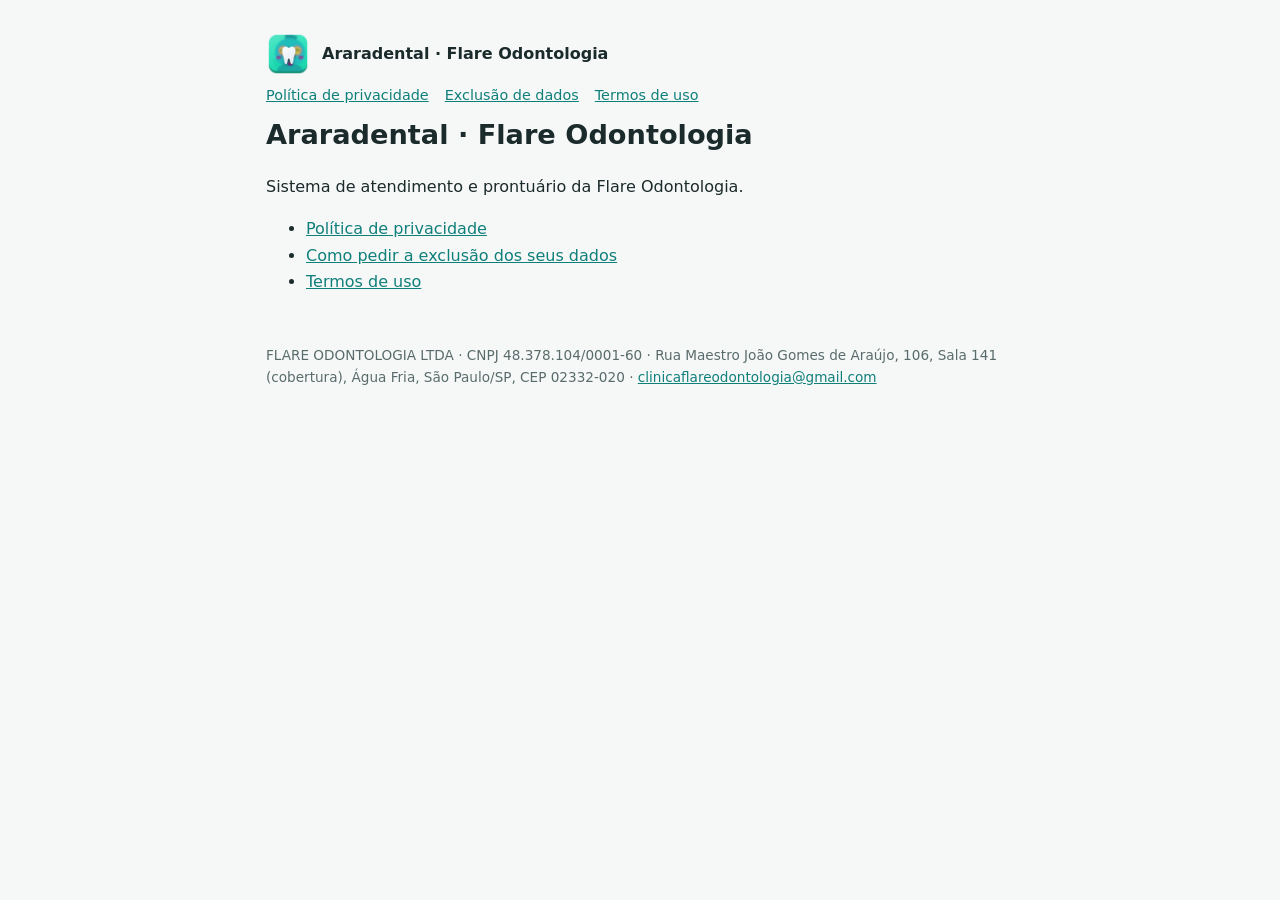
<file: index.html>
<!doctype html><html lang="pt-BR"><head><meta charset="utf-8"><meta name="viewport" content="width=device-width,initial-scale=1"><title>Araradental</title><link rel="stylesheet" href="estilo.css"></head><body><main>
<header><img src="icone.png" alt=""><strong>Araradental · Flare Odontologia</strong></header><nav class="meta"><a href="privacidade.html">Política de privacidade</a><a href="exclusao-de-dados.html">Exclusão de dados</a><a href="termos.html">Termos de uso</a></nav>
<h1>Araradental · Flare Odontologia</h1>
<p>Sistema de atendimento e prontuário da Flare Odontologia.</p>
<ul><li><a href="privacidade.html">Política de privacidade</a></li><li><a href="exclusao-de-dados.html">Como pedir a exclusão dos seus dados</a></li><li><a href="termos.html">Termos de uso</a></li></ul>
<footer>FLARE ODONTOLOGIA LTDA · CNPJ 48.378.104/0001-60 · Rua Maestro João Gomes de Araújo, 106, Sala 141 (cobertura), Água Fria, São Paulo/SP, CEP 02332-020 · <a href="mailto:clinicaflareodontologia@gmail.com">clinicaflareodontologia@gmail.com</a></footer>
</main></body></html>
</file>
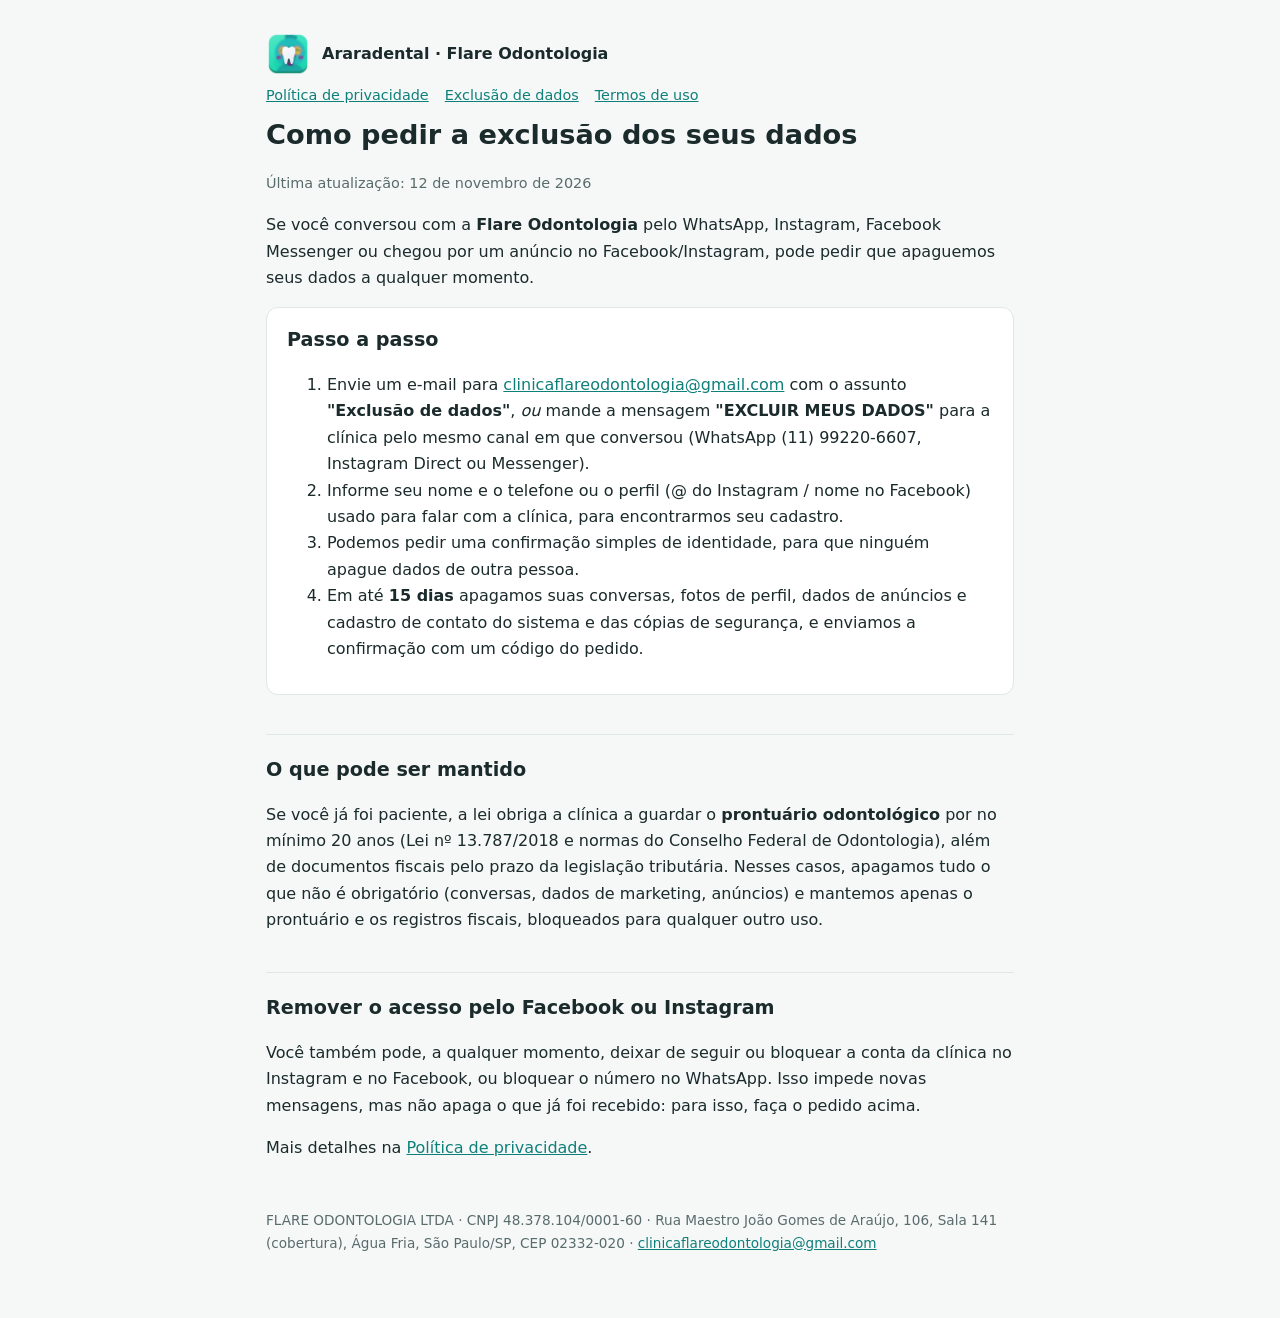
<file: exclusao-de-dados.html>
<!doctype html><html lang="pt-BR"><head><meta charset="utf-8"><meta name="viewport" content="width=device-width,initial-scale=1"><title>Exclusão de dados</title><link rel="stylesheet" href="estilo.css"></head><body><main>
<header><img src="icone.png" alt=""><strong>Araradental · Flare Odontologia</strong></header><nav class="meta"><a href="privacidade.html">Política de privacidade</a><a href="exclusao-de-dados.html">Exclusão de dados</a><a href="termos.html">Termos de uso</a></nav>
<h1>Como pedir a exclusão dos seus dados</h1>
<p class="meta">Última atualização: 12 de novembro de 2026</p>
<p>Se você conversou com a <strong>Flare Odontologia</strong> pelo WhatsApp, Instagram, Facebook Messenger ou chegou por um anúncio no Facebook/Instagram, pode pedir que apaguemos seus dados a qualquer momento.</p>

<div class="card">
<h2 style="border:0;margin-top:0;padding-top:0">Passo a passo</h2>
<ol>
<li>Envie um e-mail para <a href="mailto:clinicaflareodontologia@gmail.com?subject=Exclus%C3%A3o%20de%20dados">clinicaflareodontologia@gmail.com</a> com o assunto <strong>"Exclusão de dados"</strong>, <em>ou</em> mande a mensagem <strong>"EXCLUIR MEUS DADOS"</strong> para a clínica pelo mesmo canal em que conversou (WhatsApp (11) 99220-6607, Instagram Direct ou Messenger).</li>
<li>Informe seu nome e o telefone ou o perfil (@ do Instagram / nome no Facebook) usado para falar com a clínica, para encontrarmos seu cadastro.</li>
<li>Podemos pedir uma confirmação simples de identidade, para que ninguém apague dados de outra pessoa.</li>
<li>Em até <strong>15 dias</strong> apagamos suas conversas, fotos de perfil, dados de anúncios e cadastro de contato do sistema e das cópias de segurança, e enviamos a confirmação com um código do pedido.</li>
</ol>
</div>

<h2>O que pode ser mantido</h2>
<p>Se você já foi paciente, a lei obriga a clínica a guardar o <strong>prontuário odontológico</strong> por no mínimo 20 anos (Lei nº 13.787/2018 e normas do Conselho Federal de Odontologia), além de documentos fiscais pelo prazo da legislação tributária. Nesses casos, apagamos tudo o que não é obrigatório (conversas, dados de marketing, anúncios) e mantemos apenas o prontuário e os registros fiscais, bloqueados para qualquer outro uso.</p>

<h2>Remover o acesso pelo Facebook ou Instagram</h2>
<p>Você também pode, a qualquer momento, deixar de seguir ou bloquear a conta da clínica no Instagram e no Facebook, ou bloquear o número no WhatsApp. Isso impede novas mensagens, mas não apaga o que já foi recebido: para isso, faça o pedido acima.</p>

<p>Mais detalhes na <a href="privacidade.html">Política de privacidade</a>.</p>
<footer>FLARE ODONTOLOGIA LTDA · CNPJ 48.378.104/0001-60 · Rua Maestro João Gomes de Araújo, 106, Sala 141 (cobertura), Água Fria, São Paulo/SP, CEP 02332-020 · <a href="mailto:clinicaflareodontologia@gmail.com">clinicaflareodontologia@gmail.com</a></footer>
</main></body></html>
</file>
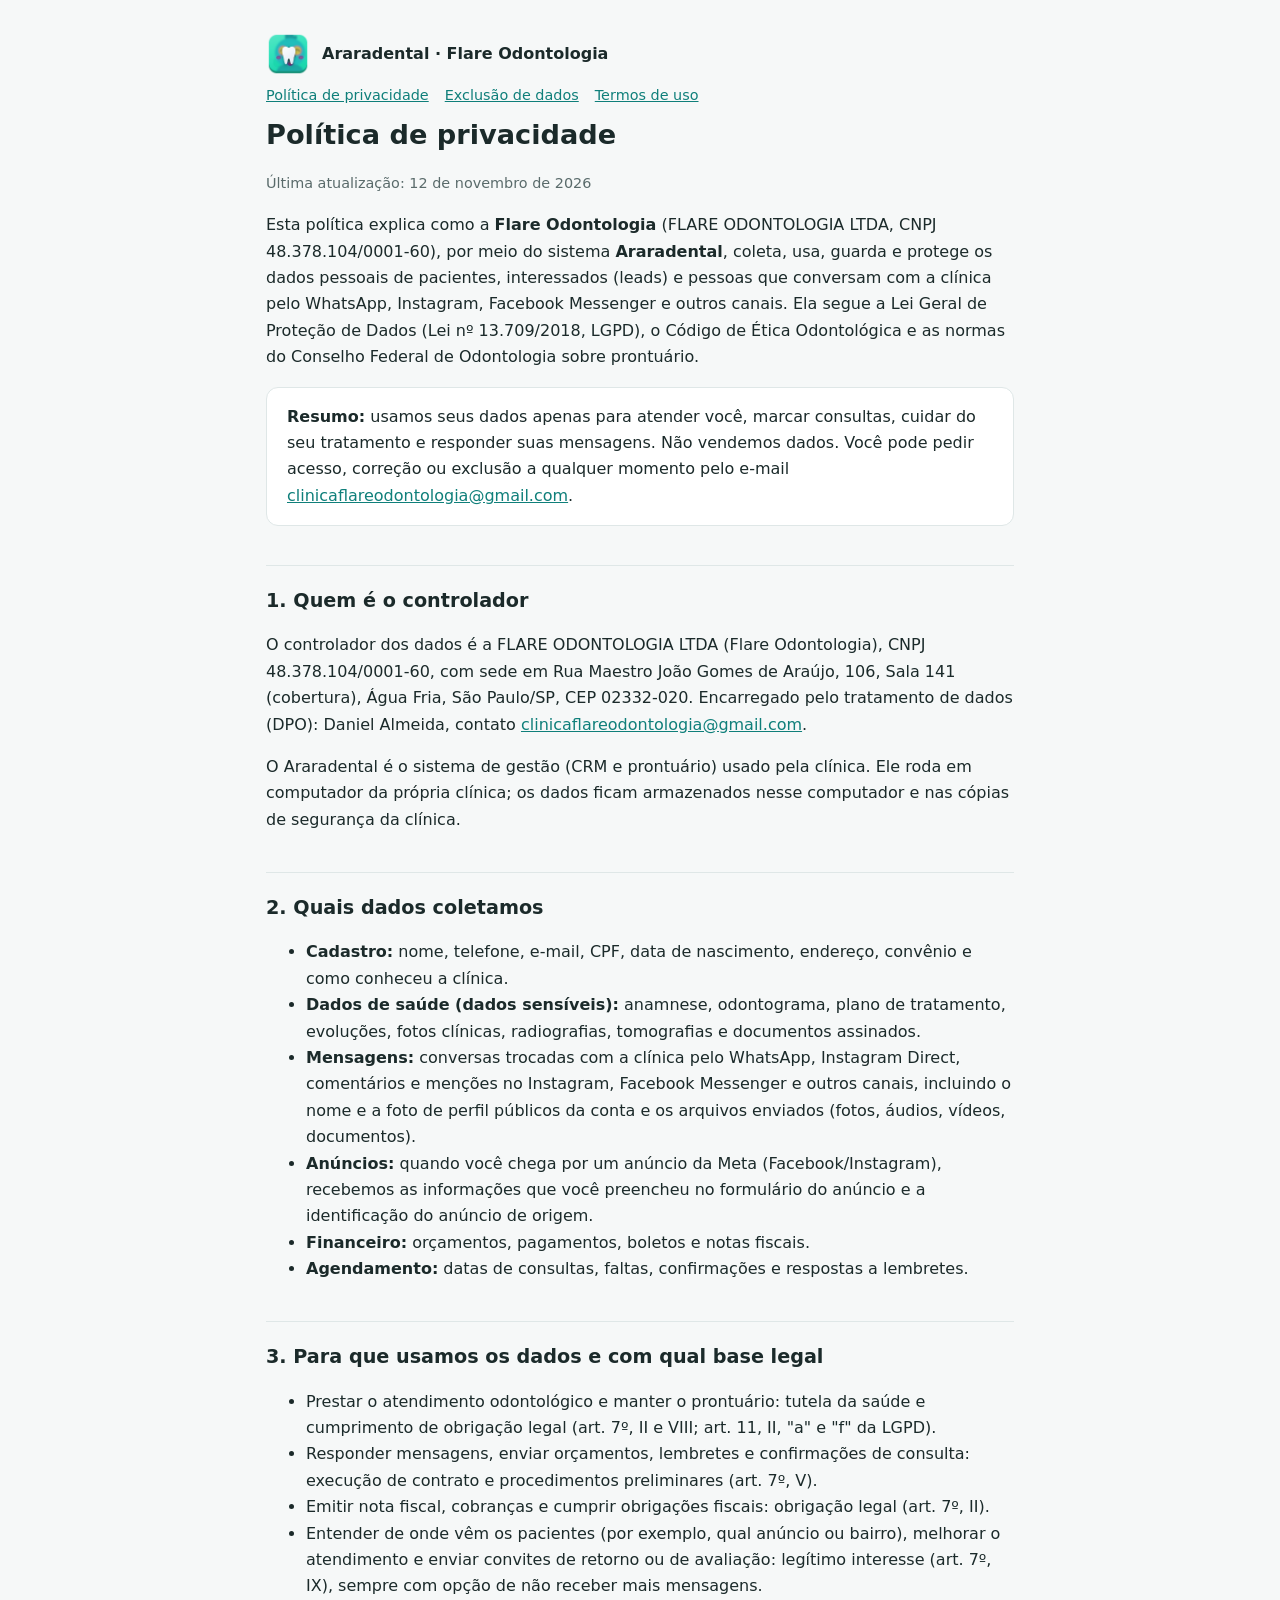
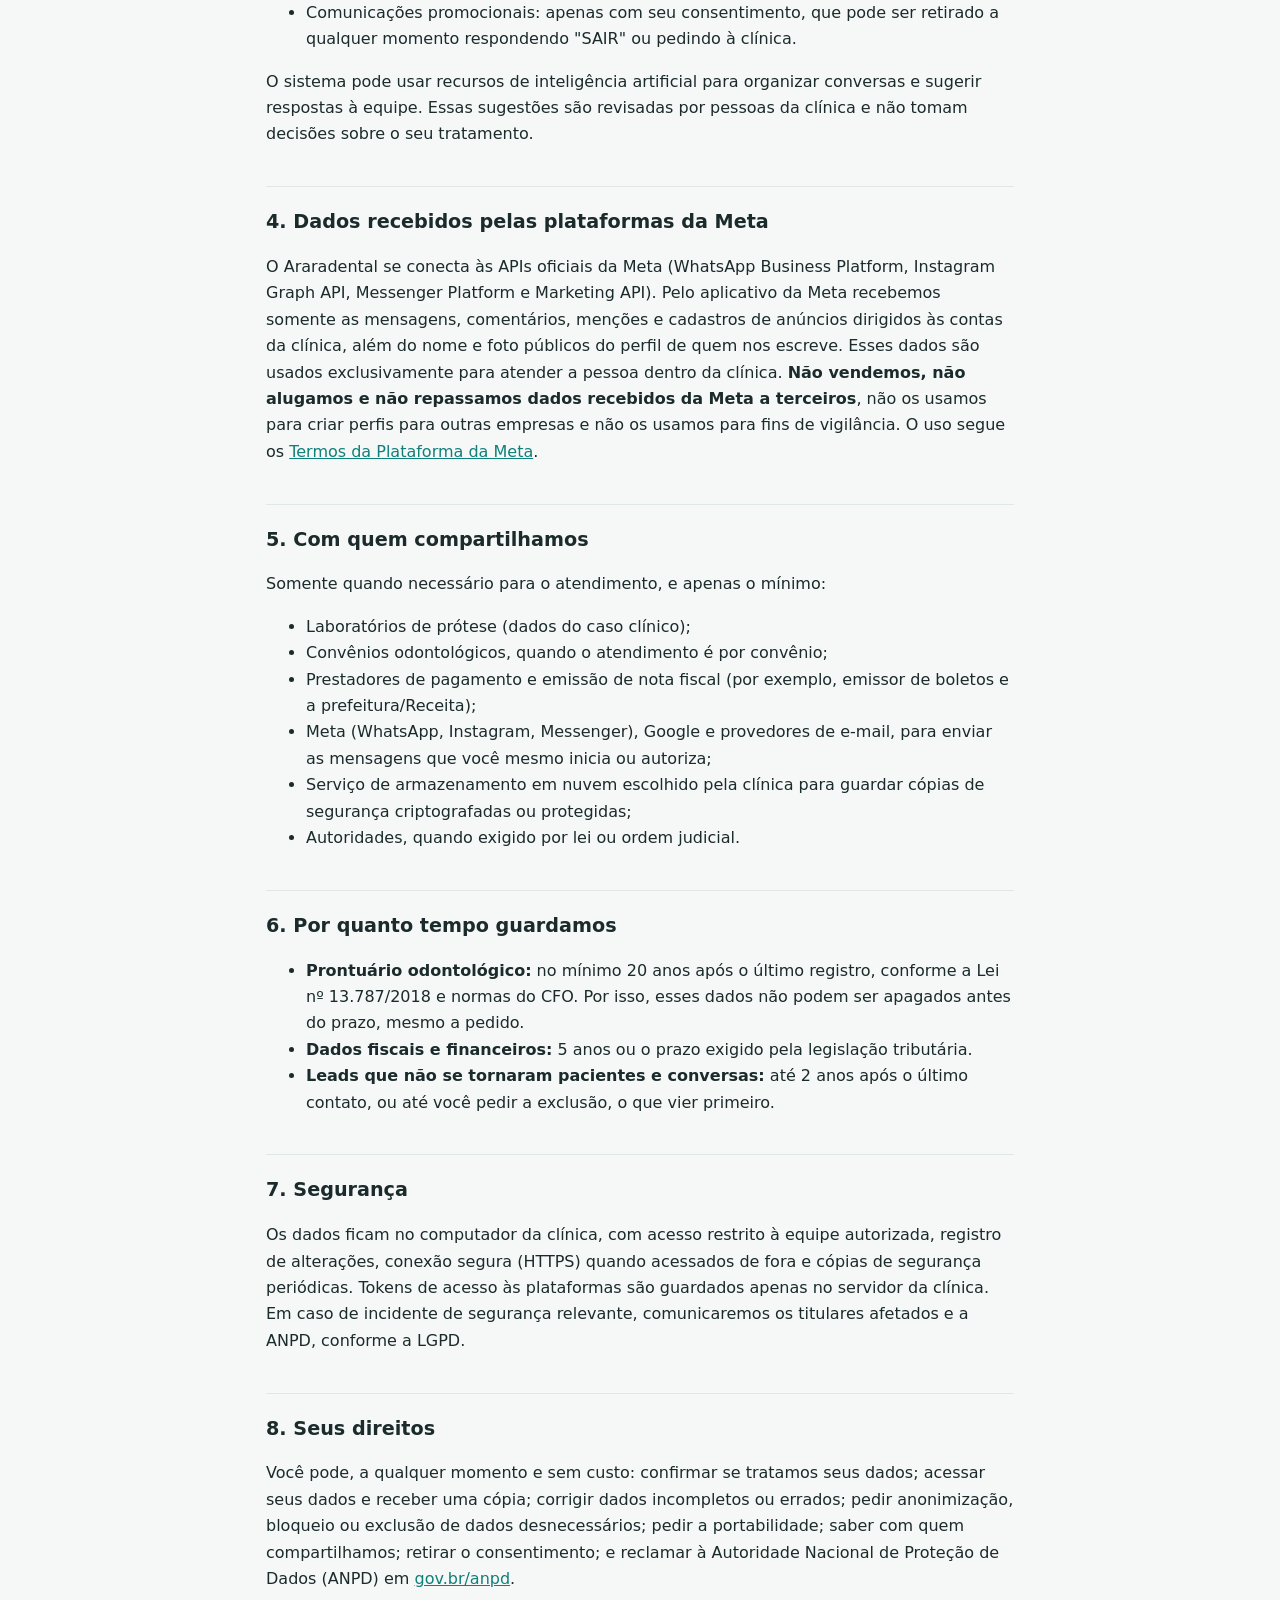
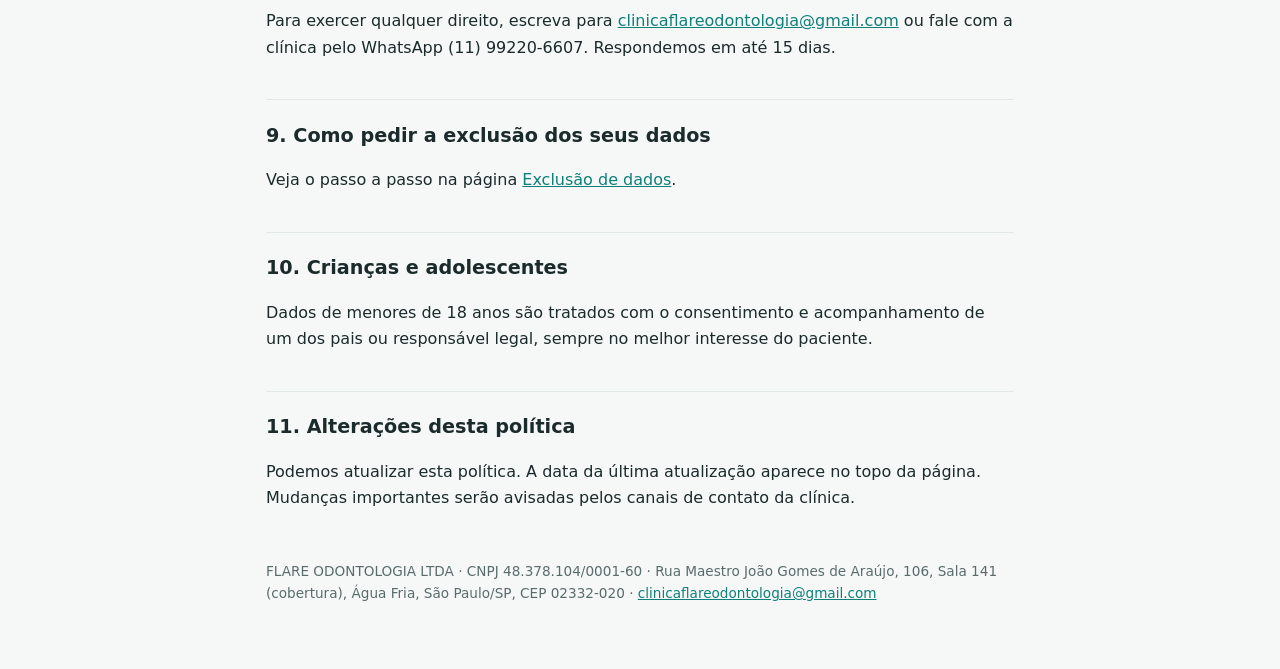
<file: privacidade.html>
<!doctype html><html lang="pt-BR"><head><meta charset="utf-8"><meta name="viewport" content="width=device-width,initial-scale=1"><title>Política de privacidade</title><link rel="stylesheet" href="estilo.css"></head><body><main>
<header><img src="icone.png" alt=""><strong>Araradental · Flare Odontologia</strong></header><nav class="meta"><a href="privacidade.html">Política de privacidade</a><a href="exclusao-de-dados.html">Exclusão de dados</a><a href="termos.html">Termos de uso</a></nav>
<h1>Política de privacidade</h1>
<p class="meta">Última atualização: 12 de novembro de 2026</p>

<p>Esta política explica como a <strong>Flare Odontologia</strong> (FLARE ODONTOLOGIA LTDA, CNPJ 48.378.104/0001-60), por meio do sistema <strong>Araradental</strong>, coleta, usa, guarda e protege os dados pessoais de pacientes, interessados (leads) e pessoas que conversam com a clínica pelo WhatsApp, Instagram, Facebook Messenger e outros canais. Ela segue a Lei Geral de Proteção de Dados (Lei nº 13.709/2018, LGPD), o Código de Ética Odontológica e as normas do Conselho Federal de Odontologia sobre prontuário.</p>

<div class="card"><strong>Resumo:</strong> usamos seus dados apenas para atender você, marcar consultas, cuidar do seu tratamento e responder suas mensagens. Não vendemos dados. Você pode pedir acesso, correção ou exclusão a qualquer momento pelo e-mail <a href="mailto:clinicaflareodontologia@gmail.com">clinicaflareodontologia@gmail.com</a>.</div>

<h2>1. Quem é o controlador</h2>
<p>O controlador dos dados é a FLARE ODONTOLOGIA LTDA (Flare Odontologia), CNPJ 48.378.104/0001-60, com sede em Rua Maestro João Gomes de Araújo, 106, Sala 141 (cobertura), Água Fria, São Paulo/SP, CEP 02332-020. Encarregado pelo tratamento de dados (DPO): Daniel Almeida, contato <a href="mailto:clinicaflareodontologia@gmail.com">clinicaflareodontologia@gmail.com</a>.</p>
<p>O Araradental é o sistema de gestão (CRM e prontuário) usado pela clínica. Ele roda em computador da própria clínica; os dados ficam armazenados nesse computador e nas cópias de segurança da clínica.</p>

<h2>2. Quais dados coletamos</h2>
<ul>
<li><strong>Cadastro:</strong> nome, telefone, e-mail, CPF, data de nascimento, endereço, convênio e como conheceu a clínica.</li>
<li><strong>Dados de saúde (dados sensíveis):</strong> anamnese, odontograma, plano de tratamento, evoluções, fotos clínicas, radiografias, tomografias e documentos assinados.</li>
<li><strong>Mensagens:</strong> conversas trocadas com a clínica pelo WhatsApp, Instagram Direct, comentários e menções no Instagram, Facebook Messenger e outros canais, incluindo o nome e a foto de perfil públicos da conta e os arquivos enviados (fotos, áudios, vídeos, documentos).</li>
<li><strong>Anúncios:</strong> quando você chega por um anúncio da Meta (Facebook/Instagram), recebemos as informações que você preencheu no formulário do anúncio e a identificação do anúncio de origem.</li>
<li><strong>Financeiro:</strong> orçamentos, pagamentos, boletos e notas fiscais.</li>
<li><strong>Agendamento:</strong> datas de consultas, faltas, confirmações e respostas a lembretes.</li>
</ul>

<h2>3. Para que usamos os dados e com qual base legal</h2>
<ul>
<li>Prestar o atendimento odontológico e manter o prontuário: tutela da saúde e cumprimento de obrigação legal (art. 7º, II e VIII; art. 11, II, "a" e "f" da LGPD).</li>
<li>Responder mensagens, enviar orçamentos, lembretes e confirmações de consulta: execução de contrato e procedimentos preliminares (art. 7º, V).</li>
<li>Emitir nota fiscal, cobranças e cumprir obrigações fiscais: obrigação legal (art. 7º, II).</li>
<li>Entender de onde vêm os pacientes (por exemplo, qual anúncio ou bairro), melhorar o atendimento e enviar convites de retorno ou de avaliação: legítimo interesse (art. 7º, IX), sempre com opção de não receber mais mensagens.</li>
<li>Comunicações promocionais: apenas com seu consentimento, que pode ser retirado a qualquer momento respondendo "SAIR" ou pedindo à clínica.</li>
</ul>
<p>O sistema pode usar recursos de inteligência artificial para organizar conversas e sugerir respostas à equipe. Essas sugestões são revisadas por pessoas da clínica e não tomam decisões sobre o seu tratamento.</p>

<h2>4. Dados recebidos pelas plataformas da Meta</h2>
<p>O Araradental se conecta às APIs oficiais da Meta (WhatsApp Business Platform, Instagram Graph API, Messenger Platform e Marketing API). Pelo aplicativo da Meta recebemos somente as mensagens, comentários, menções e cadastros de anúncios dirigidos às contas da clínica, além do nome e foto públicos do perfil de quem nos escreve. Esses dados são usados exclusivamente para atender a pessoa dentro da clínica. <strong>Não vendemos, não alugamos e não repassamos dados recebidos da Meta a terceiros</strong>, não os usamos para criar perfis para outras empresas e não os usamos para fins de vigilância. O uso segue os <a href="https://developers.facebook.com/terms/">Termos da Plataforma da Meta</a>.</p>

<h2>5. Com quem compartilhamos</h2>
<p>Somente quando necessário para o atendimento, e apenas o mínimo:</p>
<ul>
<li>Laboratórios de prótese (dados do caso clínico);</li>
<li>Convênios odontológicos, quando o atendimento é por convênio;</li>
<li>Prestadores de pagamento e emissão de nota fiscal (por exemplo, emissor de boletos e a prefeitura/Receita);</li>
<li>Meta (WhatsApp, Instagram, Messenger), Google e provedores de e-mail, para enviar as mensagens que você mesmo inicia ou autoriza;</li>
<li>Serviço de armazenamento em nuvem escolhido pela clínica para guardar cópias de segurança criptografadas ou protegidas;</li>
<li>Autoridades, quando exigido por lei ou ordem judicial.</li>
</ul>

<h2>6. Por quanto tempo guardamos</h2>
<ul>
<li><strong>Prontuário odontológico:</strong> no mínimo 20 anos após o último registro, conforme a Lei nº 13.787/2018 e normas do CFO. Por isso, esses dados não podem ser apagados antes do prazo, mesmo a pedido.</li>
<li><strong>Dados fiscais e financeiros:</strong> 5 anos ou o prazo exigido pela legislação tributária.</li>
<li><strong>Leads que não se tornaram pacientes e conversas:</strong> até 2 anos após o último contato, ou até você pedir a exclusão, o que vier primeiro.</li>
</ul>

<h2>7. Segurança</h2>
<p>Os dados ficam no computador da clínica, com acesso restrito à equipe autorizada, registro de alterações, conexão segura (HTTPS) quando acessados de fora e cópias de segurança periódicas. Tokens de acesso às plataformas são guardados apenas no servidor da clínica. Em caso de incidente de segurança relevante, comunicaremos os titulares afetados e a ANPD, conforme a LGPD.</p>

<h2>8. Seus direitos</h2>
<p>Você pode, a qualquer momento e sem custo: confirmar se tratamos seus dados; acessar seus dados e receber uma cópia; corrigir dados incompletos ou errados; pedir anonimização, bloqueio ou exclusão de dados desnecessários; pedir a portabilidade; saber com quem compartilhamos; retirar o consentimento; e reclamar à Autoridade Nacional de Proteção de Dados (ANPD) em <a href="https://www.gov.br/anpd">gov.br/anpd</a>.</p>
<p>Para exercer qualquer direito, escreva para <a href="mailto:clinicaflareodontologia@gmail.com">clinicaflareodontologia@gmail.com</a> ou fale com a clínica pelo WhatsApp (11) 99220-6607. Respondemos em até 15 dias.</p>

<h2>9. Como pedir a exclusão dos seus dados</h2>
<p>Veja o passo a passo na página <a href="exclusao-de-dados.html">Exclusão de dados</a>.</p>

<h2>10. Crianças e adolescentes</h2>
<p>Dados de menores de 18 anos são tratados com o consentimento e acompanhamento de um dos pais ou responsável legal, sempre no melhor interesse do paciente.</p>

<h2>11. Alterações desta política</h2>
<p>Podemos atualizar esta política. A data da última atualização aparece no topo da página. Mudanças importantes serão avisadas pelos canais de contato da clínica.</p>
<footer>FLARE ODONTOLOGIA LTDA · CNPJ 48.378.104/0001-60 · Rua Maestro João Gomes de Araújo, 106, Sala 141 (cobertura), Água Fria, São Paulo/SP, CEP 02332-020 · <a href="mailto:clinicaflareodontologia@gmail.com">clinicaflareodontologia@gmail.com</a></footer>
</main></body></html>
</file>
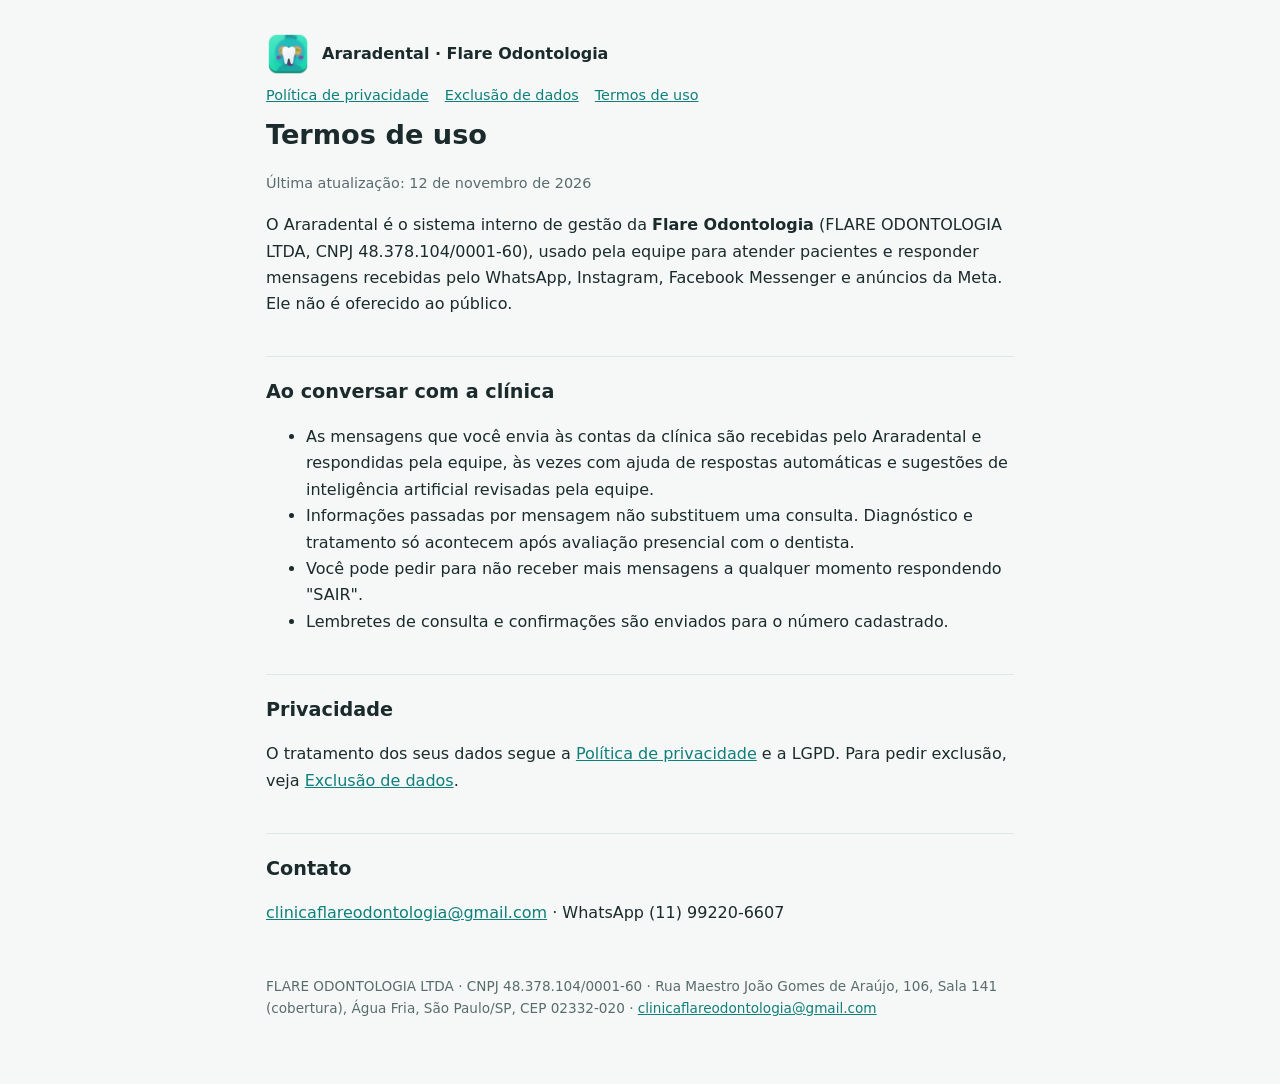
<file: termos.html>
<!doctype html><html lang="pt-BR"><head><meta charset="utf-8"><meta name="viewport" content="width=device-width,initial-scale=1"><title>Termos de uso</title><link rel="stylesheet" href="estilo.css"></head><body><main>
<header><img src="icone.png" alt=""><strong>Araradental · Flare Odontologia</strong></header><nav class="meta"><a href="privacidade.html">Política de privacidade</a><a href="exclusao-de-dados.html">Exclusão de dados</a><a href="termos.html">Termos de uso</a></nav>
<h1>Termos de uso</h1>
<p class="meta">Última atualização: 12 de novembro de 2026</p>
<p>O Araradental é o sistema interno de gestão da <strong>Flare Odontologia</strong> (FLARE ODONTOLOGIA LTDA, CNPJ 48.378.104/0001-60), usado pela equipe para atender pacientes e responder mensagens recebidas pelo WhatsApp, Instagram, Facebook Messenger e anúncios da Meta. Ele não é oferecido ao público.</p>
<h2>Ao conversar com a clínica</h2>
<ul>
<li>As mensagens que você envia às contas da clínica são recebidas pelo Araradental e respondidas pela equipe, às vezes com ajuda de respostas automáticas e sugestões de inteligência artificial revisadas pela equipe.</li>
<li>Informações passadas por mensagem não substituem uma consulta. Diagnóstico e tratamento só acontecem após avaliação presencial com o dentista.</li>
<li>Você pode pedir para não receber mais mensagens a qualquer momento respondendo "SAIR".</li>
<li>Lembretes de consulta e confirmações são enviados para o número cadastrado.</li>
</ul>
<h2>Privacidade</h2>
<p>O tratamento dos seus dados segue a <a href="privacidade.html">Política de privacidade</a> e a LGPD. Para pedir exclusão, veja <a href="exclusao-de-dados.html">Exclusão de dados</a>.</p>
<h2>Contato</h2>
<p><a href="mailto:clinicaflareodontologia@gmail.com">clinicaflareodontologia@gmail.com</a> · WhatsApp (11) 99220-6607</p>
<footer>FLARE ODONTOLOGIA LTDA · CNPJ 48.378.104/0001-60 · Rua Maestro João Gomes de Araújo, 106, Sala 141 (cobertura), Água Fria, São Paulo/SP, CEP 02332-020 · <a href="mailto:clinicaflareodontologia@gmail.com">clinicaflareodontologia@gmail.com</a></footer>
</main></body></html>
</file>
<file: estilo.css>
:root{--bg:#f6f8f8;--fg:#1b2a2a;--muted:#5a6b6b;--card:#fff;--acc:#0f7f7a;--line:#dfe7e7}
@media (prefers-color-scheme:dark){:root{--bg:#121818;--fg:#e4eeee;--muted:#9fb1b1;--card:#1a2323;--acc:#4fc9c1;--line:#2a3636}}
*{box-sizing:border-box}
body{margin:0;background:var(--bg);color:var(--fg);font:16px/1.65 system-ui,-apple-system,"Segoe UI",Roboto,sans-serif}
main{max-width:780px;margin:0 auto;padding:32px 16px 64px}
header{display:flex;align-items:center;gap:12px;margin-bottom:8px}
header img{width:44px;height:44px;border-radius:10px}
h1{font-size:1.7rem;margin:.2em 0}
h2{font-size:1.2rem;margin-top:2em;border-top:1px solid var(--line);padding-top:1em}
a{color:var(--acc)}
.meta{color:var(--muted);font-size:.9rem}
.card{background:var(--card);border:1px solid var(--line);border-radius:12px;padding:16px 20px;margin:16px 0}
nav a{margin-right:16px}
footer{margin-top:48px;color:var(--muted);font-size:.85rem}
</file>
